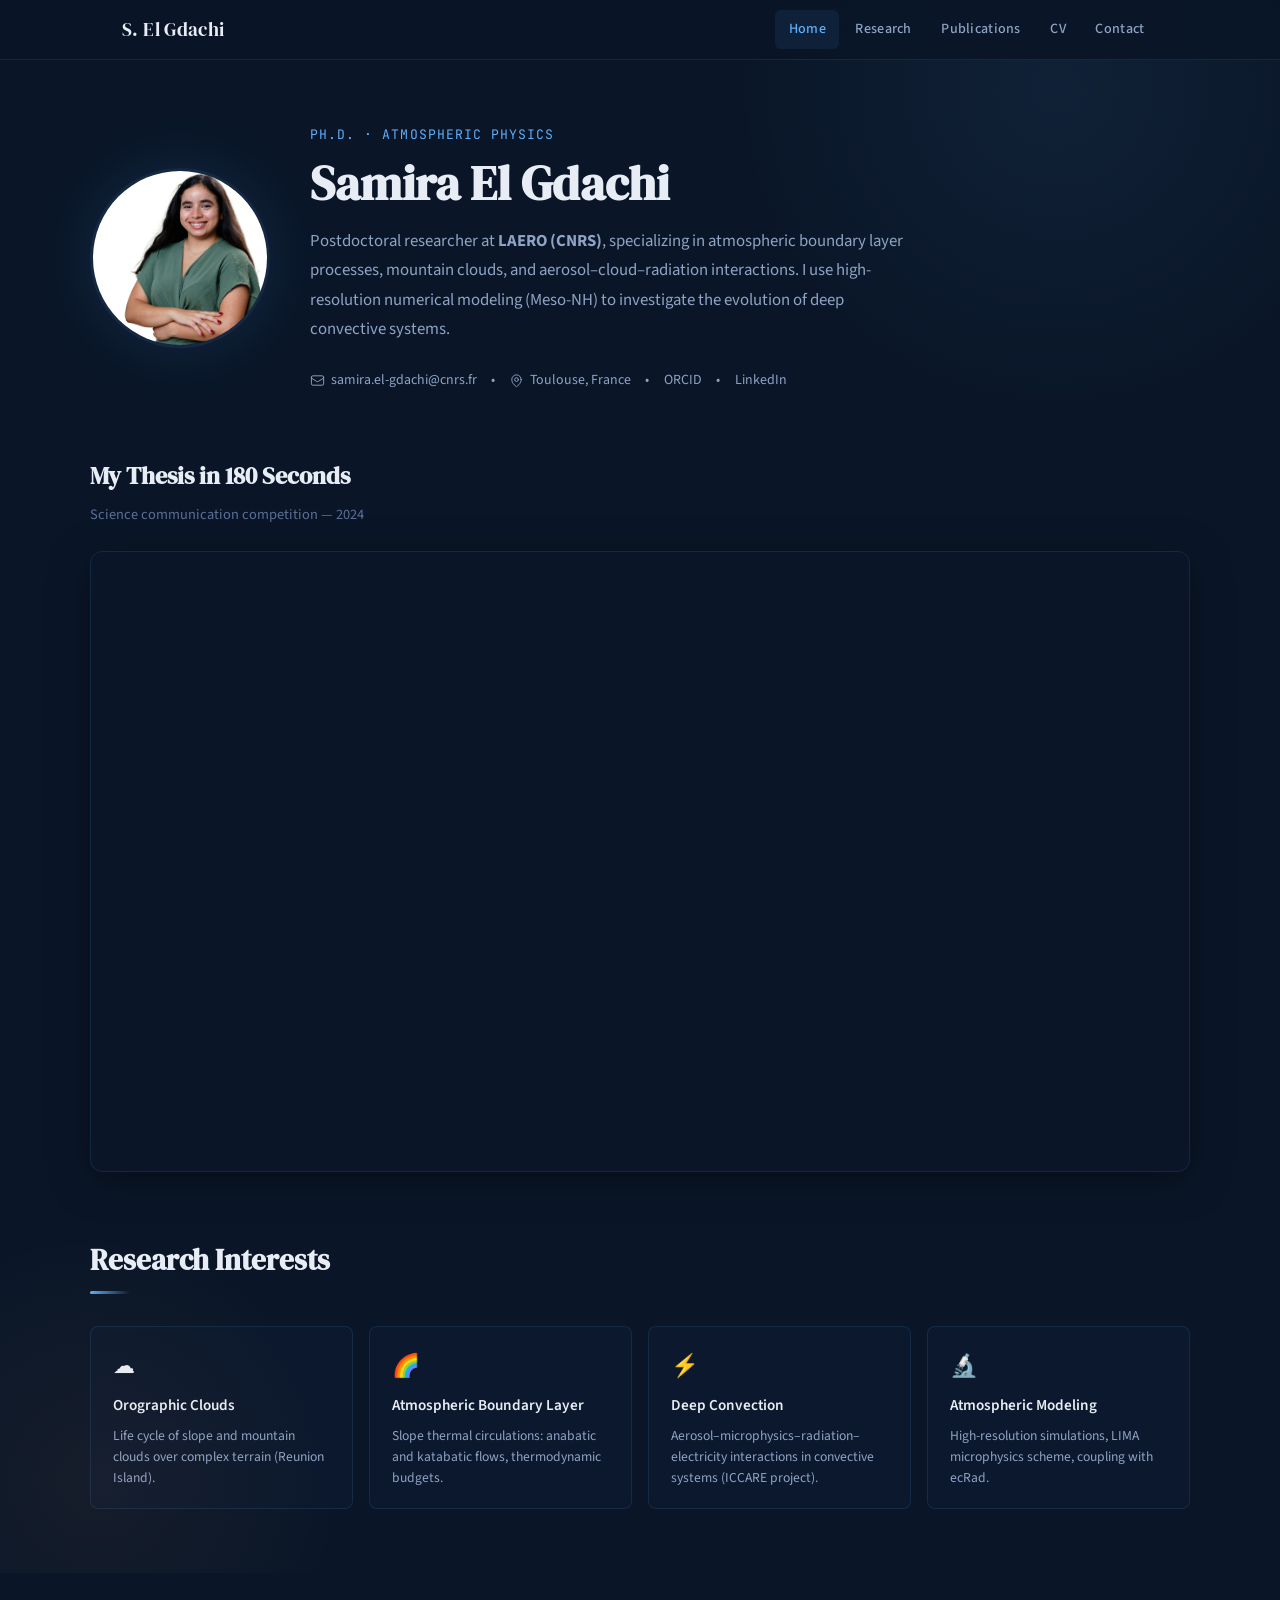
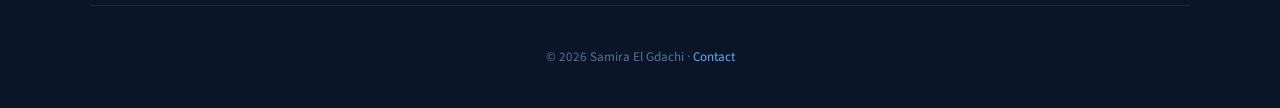
<file: index.html>
<!DOCTYPE html>
<html lang="en">
<head>
  <meta charset="utf-8">
  <meta name="viewport" content="width=device-width, initial-scale=1">
  <title>Samira El Gdachi — Atmospheric Physicist</title>
  <meta name="description" content="Samira El Gdachi — Ph.D. in Atmospheric Physics. Postdoctoral researcher at LAERO (CNRS), specializing in boundary layer processes, mountain clouds, and aerosol–cloud–radiation interactions.">
  <meta name="author" content="Samira El Gdachi">
  <meta property="og:title" content="Samira El Gdachi — Atmospheric Physicist">
  <meta property="og:type" content="website">
  <meta property="og:url" content="https://samiraelgdachti-git.github.io">
  <meta property="og:image" content="https://samiraelgdachti-git.github.io/icon.png">
  <meta name="theme-color" content="#0a1628">
  <link rel="icon" href="favicon.ico" sizes="any">
  <link rel="icon" href="icon.svg" type="image/svg+xml">
  <link rel="apple-touch-icon" sizes="180x180" href="icon.png">
  <link rel="manifest" href="site.webmanifest">
  <link rel="stylesheet" href="style.css">
  <style>
    .hero-section {
      min-height: calc(100vh - var(--nav-h));
      display: flex; align-items: center;
      position: relative; overflow: hidden;
      padding: calc(var(--nav-h) + 4rem) 2rem 4rem;
    }
    .hero-section::before {
      content:''; position:absolute; top:-15%; right:-8%;
      width:650px; height:650px;
      background:radial-gradient(circle,rgba(94,173,247,0.07) 0%,transparent 70%);
      border-radius:50%; pointer-events:none;
    }
    .hero-section::after {
      content:''; position:absolute; bottom:-10%; left:-12%;
      width:500px; height:500px;
      background:radial-gradient(circle,rgba(247,163,94,0.05) 0%,transparent 70%);
      border-radius:50%; pointer-events:none;
    }
    .hero-inner { max-width:var(--max-w); margin:0 auto; width:100%; position:relative; }
    .hero-grid {
      display:grid; grid-template-columns:180px 1fr;
      gap:2.5rem; align-items:center; margin-bottom:4rem;
    }
    .hero-avatar {
      width:180px; height:180px; border-radius:50%; object-fit:cover;
      border:3px solid var(--border); box-shadow:0 0 60px rgba(94,173,247,0.12);
    }
    .hero-label {
      font-family:var(--font-mono); font-size:0.82rem; color:var(--accent);
      letter-spacing:0.08em; text-transform:uppercase; margin-bottom:0.6rem;
    }
    .hero-name {
      font-family:var(--font-display); font-size:clamp(2rem,5vw,3rem);
      line-height:1.15; margin-bottom:1rem;
    }
    .hero-summary {
      font-size:1.05rem; color:var(--text-secondary);
      max-width:600px; line-height:1.75; margin-bottom:1.5rem;
    }
    .hero-meta { display:flex; flex-wrap:wrap; gap:0.9rem; align-items:center; }
    .hero-meta a,.hero-meta span { font-size:0.87rem; color:var(--text-secondary); display:flex; align-items:center; gap:0.35rem; }
    .hero-meta a:hover { color:var(--accent); }
    .hero-meta svg { width:15px; height:15px; flex-shrink:0; }
    .sep { color:var(--text-muted); font-size:0.55rem; }
    .video-section { margin-bottom:4rem; }
    .video-section h2 { font-family:var(--font-display); font-size:1.5rem; margin-bottom:0.35rem; }
    .video-section .sub { color:var(--text-muted); font-size:0.9rem; margin-bottom:1.5rem; }
    .interests-grid { display:grid; grid-template-columns:repeat(auto-fill,minmax(240px,1fr)); gap:1rem; margin-top:1.5rem; }
    .interest-card {
      padding:1.25rem 1.4rem; border:1px solid var(--border); border-radius:var(--radius-sm);
      background:rgba(15,31,56,0.35); transition:border-color 0.25s,transform 0.25s;
    }
    .interest-card:hover { border-color:var(--border-hover); transform:translateY(-2px); }
    .interest-card h3 { font-size:0.95rem; font-weight:600; margin-bottom:0.35rem; }
    .interest-card p { font-size:0.85rem; color:var(--text-secondary); line-height:1.55; }
    .interest-icon { font-size:1.4rem; margin-bottom:0.5rem; display:block; }
    @media(max-width:768px){
      .hero-section{padding:calc(var(--nav-h)+2rem) 1.25rem 3rem;min-height:auto;}
      .hero-grid{grid-template-columns:1fr;justify-items:center;text-align:center;}
      .hero-avatar{width:140px;height:140px;}
      .hero-meta{justify-content:center;}
    }
  </style>
</head>
<body>

<nav class="site-nav">
  <div class="nav-inner">
    <a class="nav-logo" href="index.html">S. El Gdachi</a>
    <button class="hamburger" onclick="document.querySelector('.nav-links').classList.toggle('open')" aria-label="Menu">
      <svg width="22" height="22" fill="none" stroke="currentColor" stroke-width="2"><path d="M3 6h16M3 11h16M3 16h16"/></svg>
    </button>
    <div class="nav-links">
      <a href="index.html" class="active">Home</a>
      <a href="research.html">Research</a>
      <a href="publications.html">Publications</a>
      <a href="cv.html">CV</a>
      <a href="contact.html">Contact</a>
    </div>
  </div>
</nav>

<header class="hero-section">
  <div class="hero-inner">

    <div class="hero-grid fade-in">
      <img class="hero-avatar" src="icon.png" alt="Samira El Gdachi" width="180" height="180">
      <div>
        <div class="hero-label">Ph.D. &middot; Atmospheric Physics</div>
        <h1 class="hero-name">Samira El Gdachi</h1>
        <p class="hero-summary">Postdoctoral researcher at <strong>LAERO (CNRS)</strong>, specializing in atmospheric boundary layer processes, mountain clouds, and aerosol–cloud–radiation interactions. I use high-resolution numerical modeling (Meso-NH) to investigate the evolution of deep convective systems.</p>
        <div class="hero-meta">
          <a href="mailto:samira.el-gdachi@cnrs.fr">
            <svg xmlns="http://www.w3.org/2000/svg" fill="none" viewBox="0 0 24 24" stroke-width="1.5" stroke="currentColor"><path stroke-linecap="round" stroke-linejoin="round" d="M21.75 6.75v10.5a2.25 2.25 0 0 1-2.25 2.25h-15a2.25 2.25 0 0 1-2.25-2.25V6.75m19.5 0A2.25 2.25 0 0 0 19.5 4.5h-15a2.25 2.25 0 0 0-2.25 2.25m19.5 0v.243a2.25 2.25 0 0 1-1.07 1.916l-7.5 4.615a2.25 2.25 0 0 1-2.36 0L3.32 8.91a2.25 2.25 0 0 1-1.07-1.916V6.75"/></svg>
            samira.el-gdachi@cnrs.fr
          </a>
          <span class="sep">&bull;</span>
          <span>
            <svg xmlns="http://www.w3.org/2000/svg" fill="none" viewBox="0 0 24 24" stroke-width="1.5" stroke="currentColor"><path stroke-linecap="round" stroke-linejoin="round" d="M15 10.5a3 3 0 1 1-6 0 3 3 0 0 1 6 0Z"/><path stroke-linecap="round" stroke-linejoin="round" d="M19.5 10.5c0 7.142-7.5 11.25-7.5 11.25S4.5 17.642 4.5 10.5a7.5 7.5 0 1 1 15 0Z"/></svg>
            Toulouse, France
          </span>
          <span class="sep">&bull;</span>
          <a href="https://orcid.org/0009-0000-4081-2271" target="_blank" rel="noopener">ORCID</a>
          <span class="sep">&bull;</span>
          <a href="https://www.linkedin.com/in/samira-el-gdachi" target="_blank" rel="noopener">LinkedIn</a>
        </div>
      </div>
    </div>

    <div class="video-section fade-in">
      <h2>My Thesis in 180 Seconds</h2>
      <p class="sub">Science communication competition — 2024</p>
      <div class="video-wrapper">
        <iframe src="https://www.youtube.com/embed/uszlqa5Jbrc"
                title="My Thesis in 180 Seconds — Samira El Gdachi"
                allow="accelerometer; autoplay; clipboard-write; encrypted-media; gyroscope; picture-in-picture"
                allowfullscreen loading="lazy"></iframe>
      </div>
    </div>

    <div class="fade-in">
      <h2 class="section-title">Research Interests</h2>
      <hr class="section-divider">
      <div class="interests-grid">
        <div class="interest-card">
          <span class="interest-icon">&#9729;</span>
          <h3>Orographic Clouds</h3>
          <p>Life cycle of slope and mountain clouds over complex terrain (Reunion Island).</p>
        </div>
        <div class="interest-card">
          <span class="interest-icon">&#127752;</span>
          <h3>Atmospheric Boundary Layer</h3>
          <p>Slope thermal circulations: anabatic and katabatic flows, thermodynamic budgets.</p>
        </div>
        <div class="interest-card">
          <span class="interest-icon">&#9889;</span>
          <h3>Deep Convection</h3>
          <p>Aerosol–microphysics–radiation–electricity interactions in convective systems (ICCARE project).</p>
        </div>
        <div class="interest-card">
          <span class="interest-icon">&#128300;</span>
          <h3>Atmospheric Modeling</h3>
          <p>High-resolution simulations, LIMA microphysics scheme, coupling with ecRad.</p>
        </div>
      </div>
    </div>

  </div>
</header>

<footer class="site-footer">
  <p>&copy; 2026 Samira El Gdachi &middot; <a href="contact.html">Contact</a></p>
</footer>

<script>
const obs = new IntersectionObserver(es => es.forEach(e => { if(e.isIntersecting) e.target.classList.add('visible'); }), {threshold:0.08});
document.querySelectorAll('.fade-in').forEach(el => obs.observe(el));
</script>
</body>
</html>
</file>
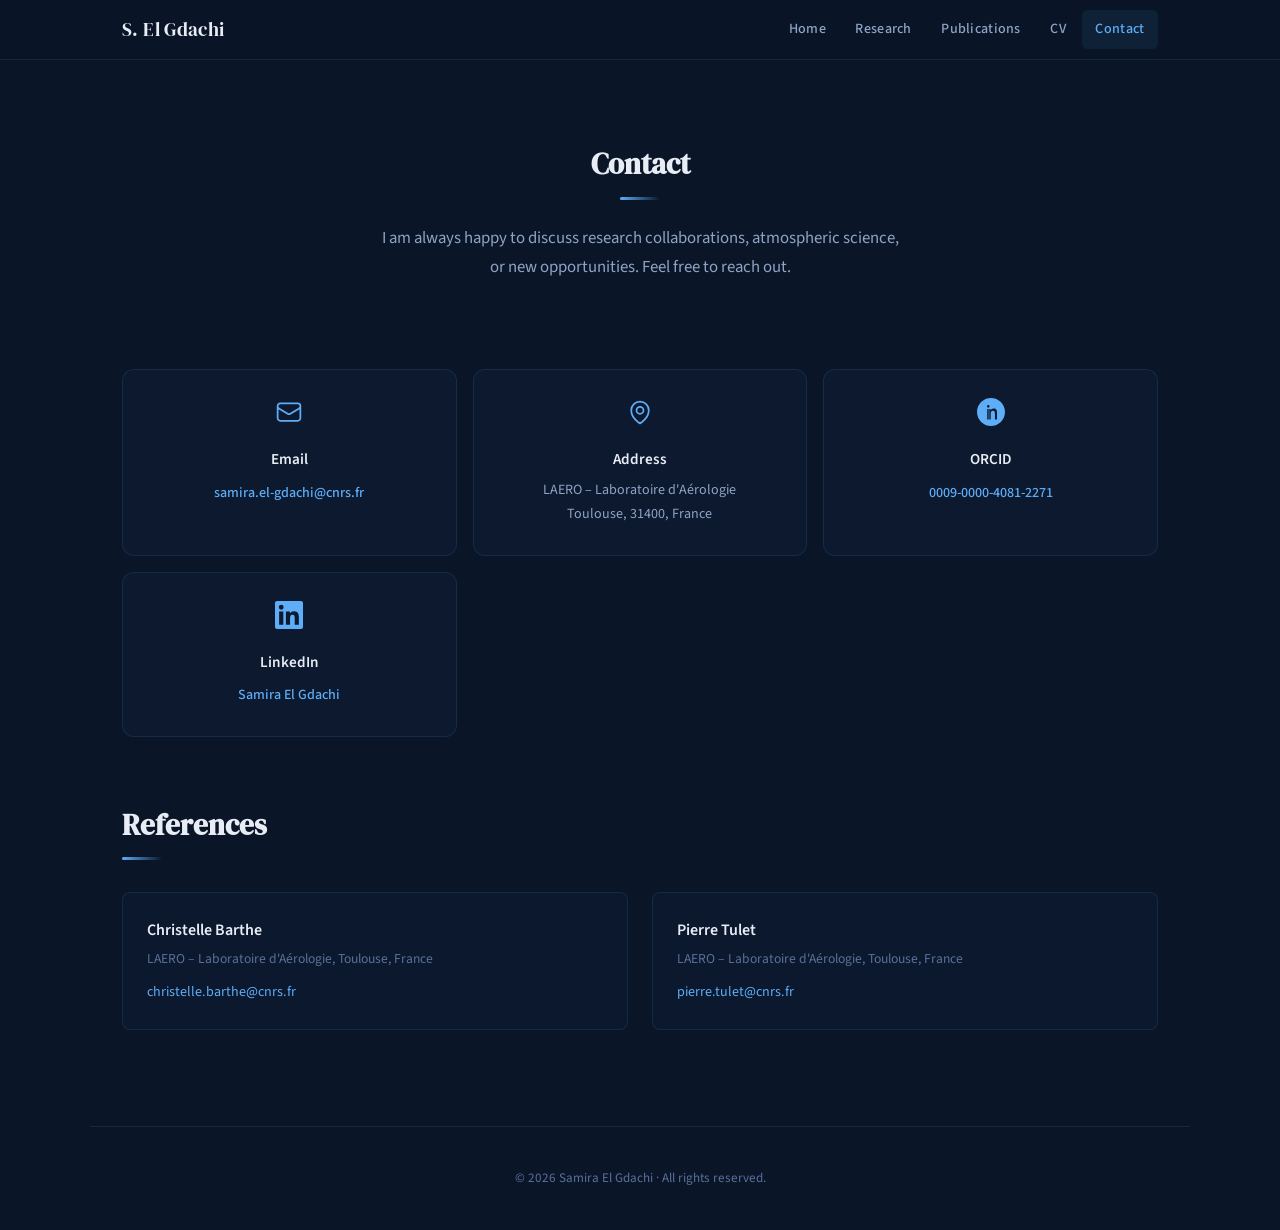
<file: contact.html>
<!DOCTYPE html>
<html lang="en">
<head>
  <meta charset="utf-8">
  <meta name="viewport" content="width=device-width, initial-scale=1">
  <title>Contact — Samira El Gdachi</title>
  <meta name="description" content="Contact Samira El Gdachi — Postdoctoral researcher at LAERO (CNRS), Toulouse.">
  <meta name="theme-color" content="#0a1628">
  <link rel="icon" href="favicon.ico" sizes="any">
  <link rel="stylesheet" href="style.css">
  <style>
    .contact-hero{text-align:center;padding:2rem 0 3rem;}
    .contact-hero p{color:var(--text-secondary);max-width:520px;margin:0 auto 2.5rem;font-size:1.05rem;line-height:1.7;}
    .contact-cards{display:grid;grid-template-columns:repeat(auto-fill,minmax(260px,1fr));gap:1rem;margin-bottom:4rem;}
    .contact-card{padding:1.75rem 1.5rem;border:1px solid var(--border);border-radius:var(--radius);background:rgba(15,31,56,0.4);text-align:center;transition:border-color 0.25s,transform 0.25s;}
    .contact-card:hover{border-color:var(--border-hover);transform:translateY(-2px);}
    .contact-card svg{width:28px;height:28px;color:var(--accent);margin-bottom:0.75rem;}
    .contact-card h3{font-size:0.95rem;font-weight:600;margin-bottom:0.35rem;}
    .contact-card p{font-size:0.88rem;color:var(--text-secondary);}
    .contact-card a{font-size:0.88rem;font-weight:500;}
    .ref-grid{display:grid;grid-template-columns:1fr 1fr;gap:1.5rem;}
    .ref-card{padding:1.5rem;border:1px solid var(--border);border-radius:var(--radius-sm);background:rgba(15,31,56,0.35);}
    .ref-card h3{font-size:1rem;font-weight:600;margin-bottom:0.2rem;}
    .ref-card .ref-role{font-size:0.85rem;color:var(--text-muted);margin-bottom:0.5rem;}
    .ref-card a{font-size:0.88rem;}
    @media(max-width:768px){.ref-grid{grid-template-columns:1fr;}}
  </style>
</head>
<body>

<nav class="site-nav">
  <div class="nav-inner">
    <a class="nav-logo" href="index.html">S. El Gdachi</a>
    <button class="hamburger" onclick="document.querySelector('.nav-links').classList.toggle('open')" aria-label="Menu">
      <svg width="22" height="22" fill="none" stroke="currentColor" stroke-width="2"><path d="M3 6h16M3 11h16M3 16h16"/></svg>
    </button>
    <div class="nav-links">
      <a href="index.html">Home</a>
      <a href="research.html">Research</a>
      <a href="publications.html">Publications</a>
      <a href="cv.html">CV</a>
      <a href="contact.html" class="active">Contact</a>
    </div>
  </div>
</nav>

<div class="page">

  <section class="fade-in contact-hero">
    <h2 class="section-title" style="text-align:center;">Contact</h2>
    <hr class="section-divider" style="margin:0.5rem auto 1.5rem;">
    <p>I am always happy to discuss research collaborations, atmospheric science, or new opportunities. Feel free to reach out.</p>
  </section>

  <div class="contact-cards fade-in">
    <div class="contact-card">
      <svg xmlns="http://www.w3.org/2000/svg" fill="none" viewBox="0 0 24 24" stroke-width="1.5" stroke="currentColor"><path stroke-linecap="round" stroke-linejoin="round" d="M21.75 6.75v10.5a2.25 2.25 0 0 1-2.25 2.25h-15a2.25 2.25 0 0 1-2.25-2.25V6.75m19.5 0A2.25 2.25 0 0 0 19.5 4.5h-15a2.25 2.25 0 0 0-2.25 2.25m19.5 0v.243a2.25 2.25 0 0 1-1.07 1.916l-7.5 4.615a2.25 2.25 0 0 1-2.36 0L3.32 8.91a2.25 2.25 0 0 1-1.07-1.916V6.75"/></svg>
      <h3>Email</h3>
      <a href="mailto:samira.el-gdachi@cnrs.fr">samira.el-gdachi@cnrs.fr</a>
    </div>
    <div class="contact-card">
      <svg xmlns="http://www.w3.org/2000/svg" fill="none" viewBox="0 0 24 24" stroke-width="1.5" stroke="currentColor"><path stroke-linecap="round" stroke-linejoin="round" d="M15 10.5a3 3 0 1 1-6 0 3 3 0 0 1 6 0Z"/><path stroke-linecap="round" stroke-linejoin="round" d="M19.5 10.5c0 7.142-7.5 11.25-7.5 11.25S4.5 17.642 4.5 10.5a7.5 7.5 0 1 1 15 0Z"/></svg>
      <h3>Address</h3>
      <p>LAERO – Laboratoire d'Aérologie<br>Toulouse, 31400, France</p>
    </div>
    <div class="contact-card">
      <svg xmlns="http://www.w3.org/2000/svg" viewBox="0 0 24 24" fill="currentColor" style="width:28px;height:28px;"><path d="M12 0C5.372 0 0 5.372 0 12s5.372 12 12 12 12-5.372 12-12S18.628 0 12 0zm-1.477 18.461H8.77V9.383h1.753v9.078zM9.646 8.25a1.08 1.08 0 1 1 0-2.16 1.08 1.08 0 0 1 0 2.16zm7.493 10.211h-1.753v-4.842c0-1.212-.019-2.773-1.69-2.773-1.69 0-1.949 1.32-1.949 2.684v4.93h-1.753V9.383h1.683v1.239h.024c.234-.443.807-1.69 2.463-1.69 2.634 0 2.975 1.734 2.975 3.99v5.539z"/></svg>
      <h3>ORCID</h3>
      <a href="https://orcid.org/0009-0000-4081-2271" target="_blank" rel="noopener">0009-0000-4081-2271</a>
    </div>
    <div class="contact-card">
      <svg xmlns="http://www.w3.org/2000/svg" viewBox="0 0 24 24" fill="currentColor" style="width:28px;height:28px;"><path d="M20.447 20.452h-3.554v-5.569c0-1.328-.027-3.037-1.852-3.037-1.853 0-2.136 1.445-2.136 2.939v5.667H9.351V9h3.414v1.561h.046c.477-.9 1.637-1.85 3.37-1.85 3.601 0 4.267 2.37 4.267 5.455v6.286zM5.337 7.433a2.062 2.062 0 0 1-2.063-2.065 2.064 2.064 0 1 1 2.063 2.065zm1.782 13.019H3.555V9h3.564v11.452zM22.225 0H1.771C.792 0 0 .774 0 1.729v20.542C0 23.227.792 24 1.771 24h20.451C23.2 24 24 23.227 24 22.271V1.729C24 .774 23.2 0 22.222 0h.003z"/></svg>
      <h3>LinkedIn</h3>
      <a href="https://www.linkedin.com/in/samira-el-gdachi" target="_blank" rel="noopener">Samira El Gdachi</a>
    </div>
  </div>

  <section class="fade-in">
    <h2 class="section-title">References</h2>
    <hr class="section-divider">
    <div class="ref-grid">
      <div class="ref-card">
        <h3>Christelle Barthe</h3>
        <div class="ref-role">LAERO – Laboratoire d'Aérologie, Toulouse, France</div>
        <a href="mailto:christelle.barthe@cnrs.fr">christelle.barthe@cnrs.fr</a>
      </div>
      <div class="ref-card">
        <h3>Pierre Tulet</h3>
        <div class="ref-role">LAERO – Laboratoire d'Aérologie, Toulouse, France</div>
        <a href="mailto:pierre.tulet@cnrs.fr">pierre.tulet@cnrs.fr</a>
      </div>
    </div>
  </section>

</div>

<footer class="site-footer">
  <p>&copy; 2026 Samira El Gdachi &middot; All rights reserved.</p>
</footer>

<script>
const obs=new IntersectionObserver(es=>es.forEach(e=>{if(e.isIntersecting)e.target.classList.add('visible');}),{threshold:0.08});
document.querySelectorAll('.fade-in').forEach(el=>obs.observe(el));
</script>
</body>
</html>
</file>
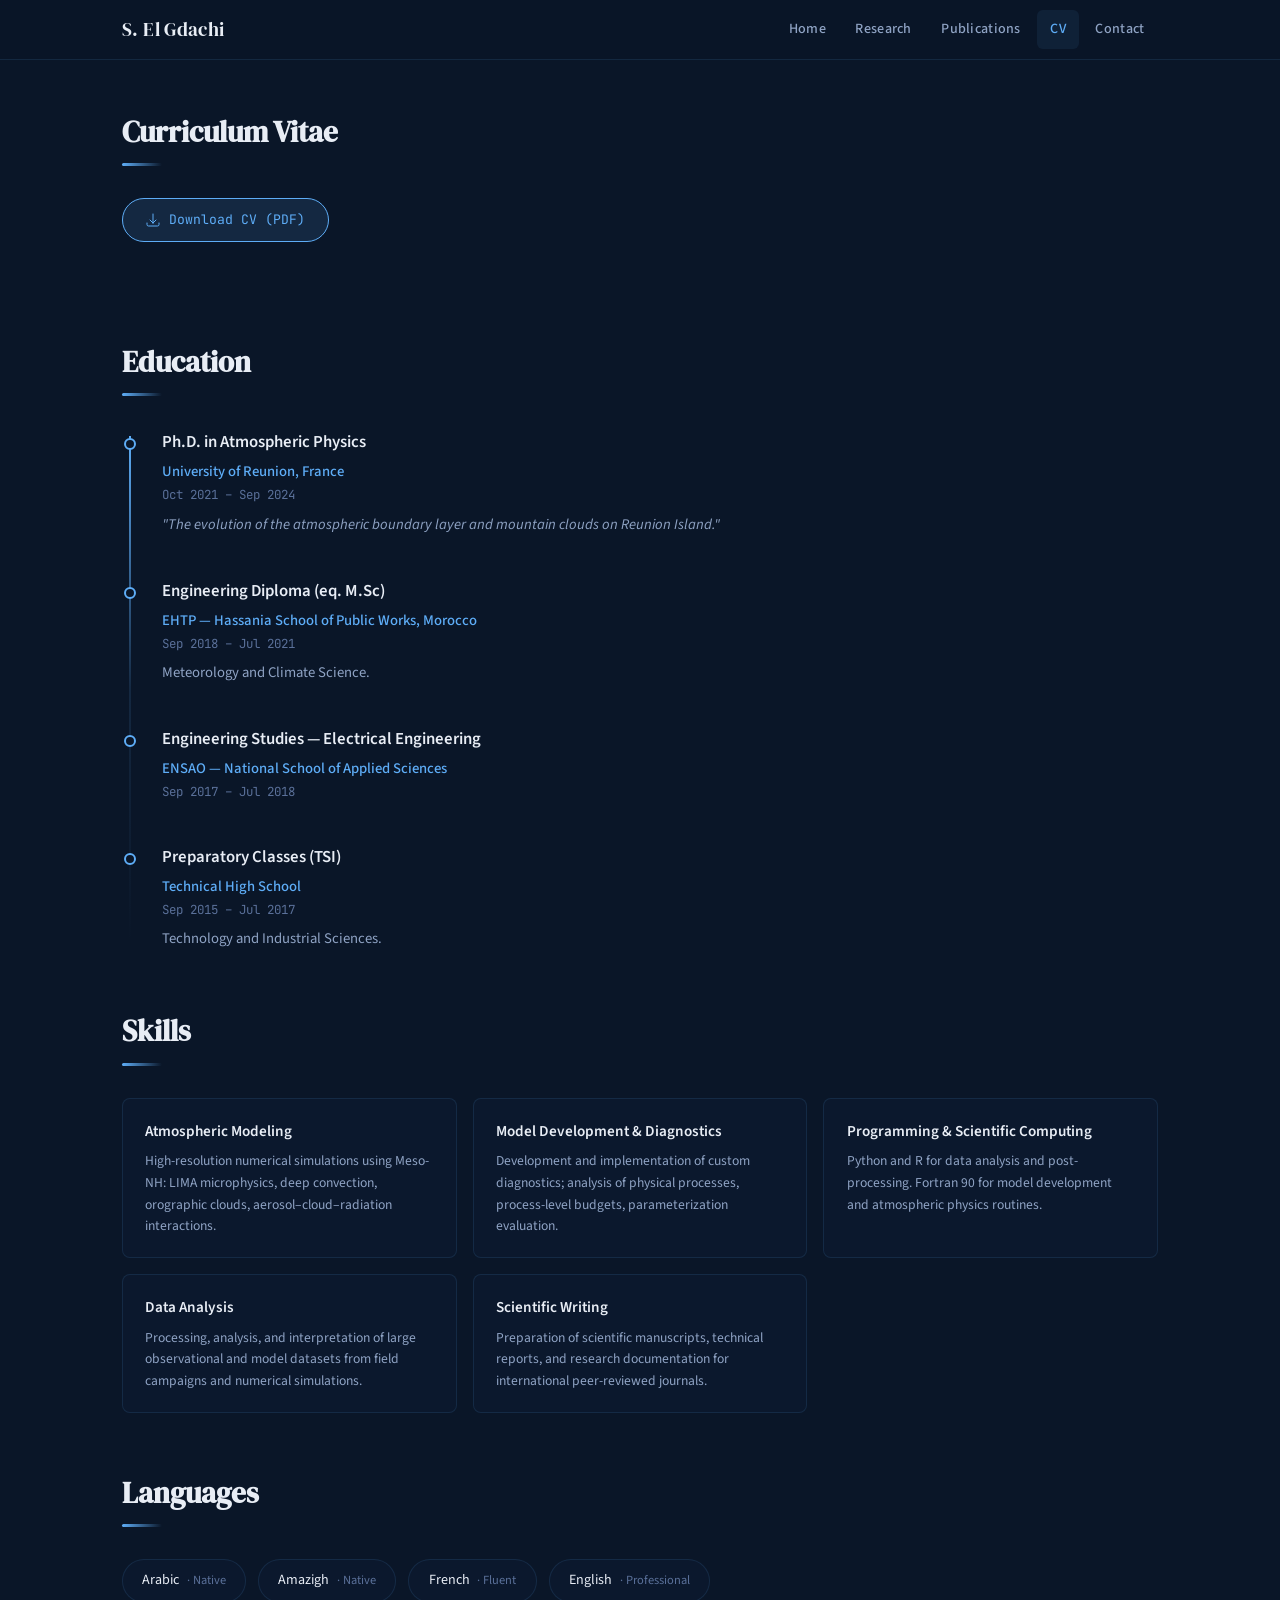
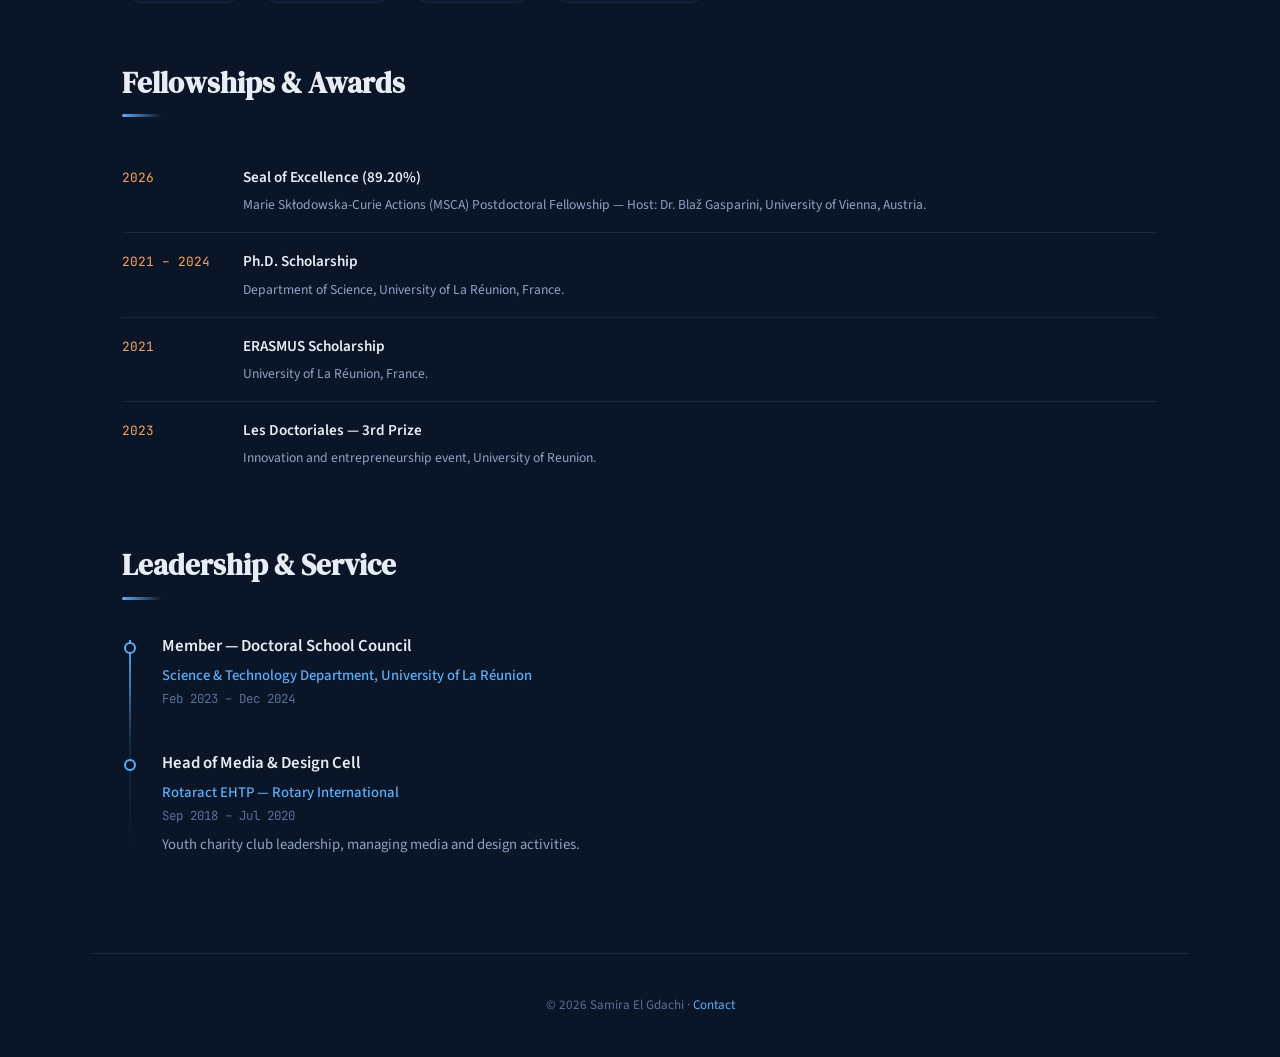
<file: cv.html>
<!DOCTYPE html>
<html lang="en">
<head>
  <meta charset="utf-8">
  <meta name="viewport" content="width=device-width, initial-scale=1">
  <title>CV — Samira El Gdachi</title>
  <meta name="description" content="CV of Samira El Gdachi: education, skills, awards, leadership.">
  <meta name="theme-color" content="#0a1628">
  <link rel="icon" href="favicon.ico" sizes="any">
  <link rel="stylesheet" href="style.css">
  <style>
    .dl-btn{display:inline-flex;align-items:center;gap:0.5rem;background:rgba(94,173,247,0.12);border:1px solid var(--accent);color:var(--accent);font-family:var(--font-mono);font-size:0.82rem;padding:0.6rem 1.4rem;border-radius:50px;text-decoration:none;transition:background 0.2s,transform 0.2s;margin-bottom:2.5rem;}
    .dl-btn:hover{background:rgba(94,173,247,0.2);transform:translateY(-1px);color:var(--accent)!important;}
    .dl-btn svg{width:16px;height:16px;}
    .skills-grid{display:grid;grid-template-columns:repeat(auto-fill,minmax(300px,1fr));gap:1rem;}
    .skill-card{padding:1.25rem 1.4rem;border:1px solid var(--border);border-radius:var(--radius-sm);background:rgba(15,31,56,0.35);transition:border-color 0.25s,transform 0.25s;}
    .skill-card:hover{border-color:var(--border-hover);transform:translateY(-2px);}
    .skill-card h3{font-size:0.95rem;font-weight:600;margin-bottom:0.35rem;}
    .skill-card p{font-size:0.85rem;color:var(--text-secondary);line-height:1.6;}
    .lang-grid{display:flex;flex-wrap:wrap;gap:0.75rem;margin-top:0.5rem;}
    .lang-chip{padding:0.55rem 1.2rem;border:1px solid var(--border);border-radius:50px;font-size:0.88rem;color:var(--text-primary);background:rgba(15,31,56,0.35);}
    .lang-chip span{color:var(--text-muted);font-size:0.78rem;margin-left:0.3rem;}
  </style>
</head>
<body>

<nav class="site-nav">
  <div class="nav-inner">
    <a class="nav-logo" href="index.html">S. El Gdachi</a>
    <button class="hamburger" onclick="document.querySelector('.nav-links').classList.toggle('open')" aria-label="Menu">
      <svg width="22" height="22" fill="none" stroke="currentColor" stroke-width="2"><path d="M3 6h16M3 11h16M3 16h16"/></svg>
    </button>
    <div class="nav-links">
      <a href="index.html">Home</a>
      <a href="research.html">Research</a>
      <a href="publications.html">Publications</a>
      <a href="cv.html" class="active">CV</a>
      <a href="contact.html">Contact</a>
    </div>
  </div>
</nav>

<div class="page">

  <section class="fade-in" style="margin-bottom:3.5rem;">
    <h2 class="section-title">Curriculum Vitae</h2>
    <hr class="section-divider">
    <a class="dl-btn" href="CV_EL_GDACHI_SAMIRA_ESTEEM.pdf" download>
      <svg xmlns="http://www.w3.org/2000/svg" fill="none" viewBox="0 0 24 24" stroke-width="1.5" stroke="currentColor"><path stroke-linecap="round" stroke-linejoin="round" d="M3 16.5v2.25A2.25 2.25 0 0 0 5.25 21h13.5A2.25 2.25 0 0 0 21 18.75V16.5M16.5 12 12 16.5m0 0L7.5 12m4.5 4.5V3"/></svg>
      Download CV (PDF)
    </a>
  </section>

  <section class="fade-in" style="margin-bottom:3.5rem;">
    <h2 class="section-title">Education</h2>
    <hr class="section-divider">
    <div class="timeline">
      <div class="timeline-item">
        <h3>Ph.D. in Atmospheric Physics</h3>
        <div class="org">University of Reunion, France</div>
        <div class="dates">Oct 2021 – Sep 2024</div>
        <p><em>"The evolution of the atmospheric boundary layer and mountain clouds on Reunion Island."</em></p>
      </div>
      <div class="timeline-item">
        <h3>Engineering Diploma (eq. M.Sc)</h3>
        <div class="org">EHTP — Hassania School of Public Works, Morocco</div>
        <div class="dates">Sep 2018 – Jul 2021</div>
        <p>Meteorology and Climate Science.</p>
      </div>
      <div class="timeline-item">
        <h3>Engineering Studies — Electrical Engineering</h3>
        <div class="org">ENSAO — National School of Applied Sciences</div>
        <div class="dates">Sep 2017 – Jul 2018</div>
      </div>
      <div class="timeline-item">
        <h3>Preparatory Classes (TSI)</h3>
        <div class="org">Technical High School</div>
        <div class="dates">Sep 2015 – Jul 2017</div>
        <p>Technology and Industrial Sciences.</p>
      </div>
    </div>
  </section>

  <section class="fade-in" style="margin-bottom:3.5rem;">
    <h2 class="section-title">Skills</h2>
    <hr class="section-divider">
    <div class="skills-grid">
      <div class="skill-card">
        <h3>Atmospheric Modeling</h3>
        <p>High-resolution numerical simulations using Meso-NH: LIMA microphysics, deep convection, orographic clouds, aerosol–cloud–radiation interactions.</p>
      </div>
      <div class="skill-card">
        <h3>Model Development &amp; Diagnostics</h3>
        <p>Development and implementation of custom diagnostics; analysis of physical processes, process-level budgets, parameterization evaluation.</p>
      </div>
      <div class="skill-card">
        <h3>Programming &amp; Scientific Computing</h3>
        <p>Python and R for data analysis and post-processing. Fortran 90 for model development and atmospheric physics routines.</p>
      </div>
      <div class="skill-card">
        <h3>Data Analysis</h3>
        <p>Processing, analysis, and interpretation of large observational and model datasets from field campaigns and numerical simulations.</p>
      </div>
      <div class="skill-card">
        <h3>Scientific Writing</h3>
        <p>Preparation of scientific manuscripts, technical reports, and research documentation for international peer-reviewed journals.</p>
      </div>
    </div>
  </section>

  <section class="fade-in" style="margin-bottom:3.5rem;">
    <h2 class="section-title">Languages</h2>
    <hr class="section-divider">
    <div class="lang-grid">
      <div class="lang-chip">Arabic <span>· Native</span></div>
      <div class="lang-chip">Amazigh <span>· Native</span></div>
      <div class="lang-chip">French <span>· Fluent</span></div>
      <div class="lang-chip">English <span>· Professional</span></div>
    </div>
  </section>

  <section class="fade-in" style="margin-bottom:3.5rem;">
    <h2 class="section-title">Fellowships &amp; Awards</h2>
    <hr class="section-divider">
    <div class="award-row">
      <div class="award-year">2026</div>
      <div class="award-body">
        <h3>Seal of Excellence (89.20%)</h3>
        <p>Marie Skłodowska-Curie Actions (MSCA) Postdoctoral Fellowship — Host: Dr. Blaž Gasparini, University of Vienna, Austria.</p>
      </div>
    </div>
    <div class="award-row">
      <div class="award-year">2021 – 2024</div>
      <div class="award-body">
        <h3>Ph.D. Scholarship</h3>
        <p>Department of Science, University of La Réunion, France.</p>
      </div>
    </div>
    <div class="award-row">
      <div class="award-year">2021</div>
      <div class="award-body">
        <h3>ERASMUS Scholarship</h3>
        <p>University of La Réunion, France.</p>
      </div>
    </div>
    <div class="award-row">
      <div class="award-year">2023</div>
      <div class="award-body">
        <h3>Les Doctoriales — 3rd Prize</h3>
        <p>Innovation and entrepreneurship event, University of Reunion.</p>
      </div>
    </div>
  </section>

  <section class="fade-in">
    <h2 class="section-title">Leadership &amp; Service</h2>
    <hr class="section-divider">
    <div class="timeline">
      <div class="timeline-item">
        <h3>Member — Doctoral School Council</h3>
        <div class="org">Science &amp; Technology Department, University of La Réunion</div>
        <div class="dates">Feb 2023 – Dec 2024</div>
      </div>
      <div class="timeline-item">
        <h3>Head of Media &amp; Design Cell</h3>
        <div class="org">Rotaract EHTP — Rotary International</div>
        <div class="dates">Sep 2018 – Jul 2020</div>
        <p>Youth charity club leadership, managing media and design activities.</p>
      </div>
    </div>
  </section>

</div>

<footer class="site-footer">
  <p>&copy; 2026 Samira El Gdachi &middot; <a href="contact.html">Contact</a></p>
</footer>

<script>
const obs=new IntersectionObserver(es=>es.forEach(e=>{if(e.isIntersecting)e.target.classList.add('visible');}),{threshold:0.08});
document.querySelectorAll('.fade-in').forEach(el=>obs.observe(el));
</script>
</body>
</html>
</file>
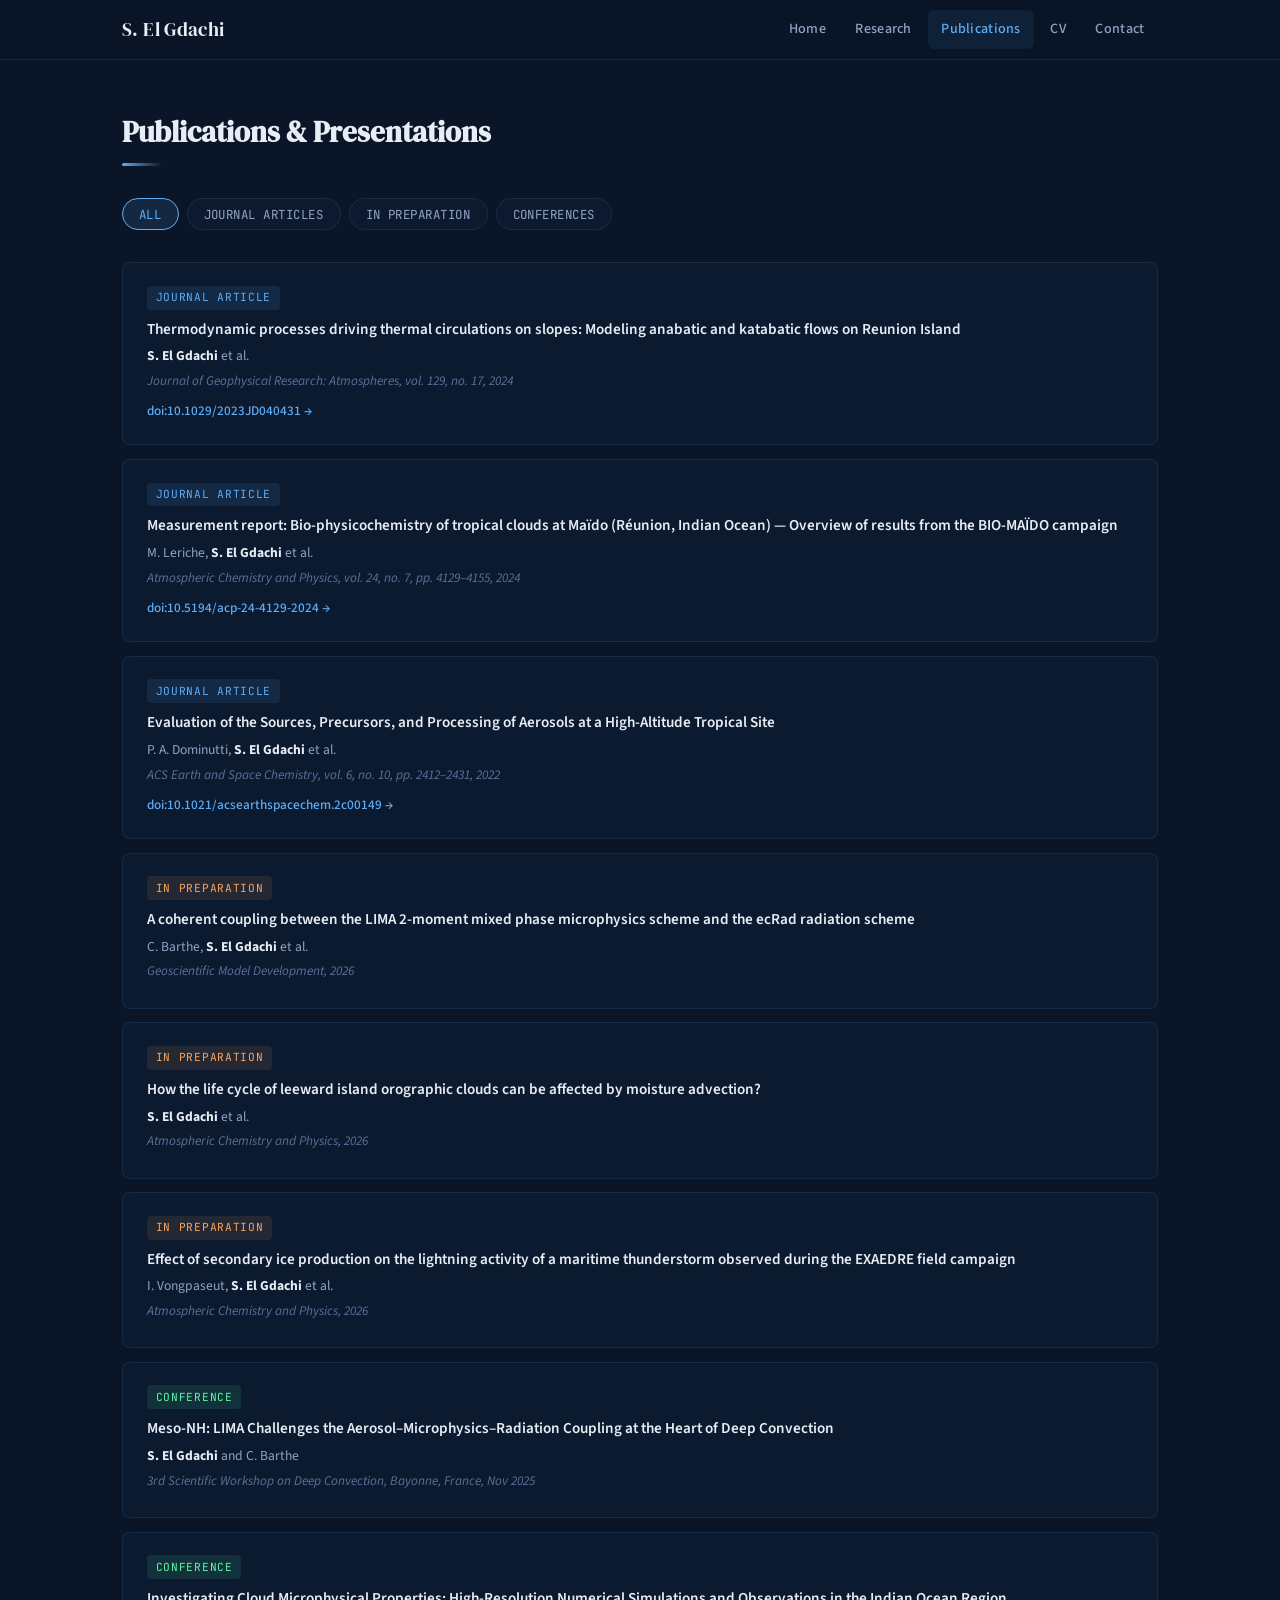
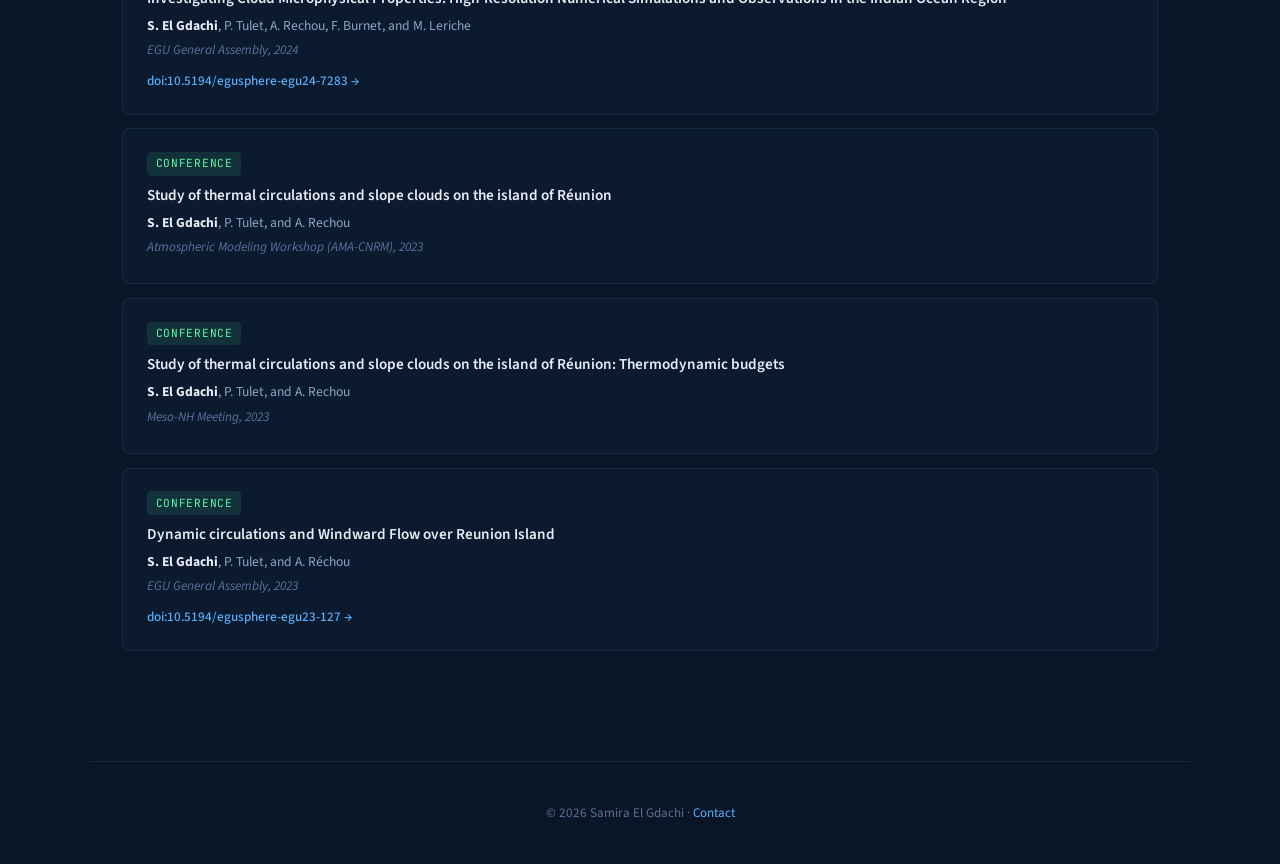
<file: publications.html>
<!DOCTYPE html>
<html lang="en">
<head>
  <meta charset="utf-8">
  <meta name="viewport" content="width=device-width, initial-scale=1">
  <title>Publications — Samira El Gdachi</title>
  <meta name="description" content="Publications and presentations by Samira El Gdachi: journal articles, articles in preparation, international conferences.">
  <meta name="theme-color" content="#0a1628">
  <link rel="icon" href="favicon.ico" sizes="any">
  <link rel="stylesheet" href="style.css">
  <style>
    .pub-list{list-style:none;}
    .pub-item{padding:1.25rem 1.5rem;border:1px solid var(--border);border-radius:var(--radius-sm);margin-bottom:0.85rem;transition:border-color 0.2s,background 0.2s;background:rgba(15,31,56,0.45);}
    .pub-item:hover{border-color:var(--border-hover);background:var(--bg-card);}
    .pub-title{font-weight:600;font-size:0.95rem;color:var(--text-primary);margin-bottom:0.25rem;line-height:1.5;}
    .pub-authors{font-size:0.85rem;color:var(--text-secondary);margin-bottom:0.15rem;}
    .pub-authors strong{color:var(--text-primary);}
    .pub-venue{font-size:0.83rem;color:var(--text-muted);font-style:italic;margin-bottom:0.3rem;}
    .pub-doi{font-size:0.83rem;font-weight:500;}
    .filter-tabs{display:flex;flex-wrap:wrap;gap:0.5rem;margin-bottom:2rem;}
    .filter-tab{background:rgba(15,31,56,0.4);border:1px solid var(--border);color:var(--text-secondary);font-family:var(--font-mono);font-size:0.78rem;padding:0.4rem 1rem;border-radius:50px;cursor:pointer;transition:all 0.2s;text-transform:uppercase;letter-spacing:0.04em;}
    .filter-tab:hover,.filter-tab.active{background:rgba(94,173,247,0.12);border-color:var(--accent);color:var(--accent);}
  </style>
</head>
<body>

<nav class="site-nav">
  <div class="nav-inner">
    <a class="nav-logo" href="index.html">S. El Gdachi</a>
    <button class="hamburger" onclick="document.querySelector('.nav-links').classList.toggle('open')" aria-label="Menu">
      <svg width="22" height="22" fill="none" stroke="currentColor" stroke-width="2"><path d="M3 6h16M3 11h16M3 16h16"/></svg>
    </button>
    <div class="nav-links">
      <a href="index.html">Home</a>
      <a href="research.html">Research</a>
      <a href="publications.html" class="active">Publications</a>
      <a href="cv.html">CV</a>
      <a href="contact.html">Contact</a>
    </div>
  </div>
</nav>

<div class="page">
  <section class="fade-in">
    <h2 class="section-title">Publications &amp; Presentations</h2>
    <hr class="section-divider">

    <div class="filter-tabs">
      <button class="filter-tab active" onclick="filterPubs('all',this)">All</button>
      <button class="filter-tab" onclick="filterPubs('article',this)">Journal Articles</button>
      <button class="filter-tab" onclick="filterPubs('prep',this)">In Preparation</button>
      <button class="filter-tab" onclick="filterPubs('conf',this)">Conferences</button>
    </div>

    <ul class="pub-list" id="pubList">

      <li class="pub-item" data-type="article">
        <span class="tag tag-article">Journal Article</span>
        <div class="pub-title">Thermodynamic processes driving thermal circulations on slopes: Modeling anabatic and katabatic flows on Reunion Island</div>
        <div class="pub-authors"><strong>S. El Gdachi</strong> et al.</div>
        <div class="pub-venue">Journal of Geophysical Research: Atmospheres, vol. 129, no. 17, 2024</div>
        <a class="pub-doi" href="https://doi.org/10.1029/2023JD040431" target="_blank" rel="noopener">doi:10.1029/2023JD040431 →</a>
      </li>

      <li class="pub-item" data-type="article">
        <span class="tag tag-article">Journal Article</span>
        <div class="pub-title">Measurement report: Bio-physicochemistry of tropical clouds at Maïdo (Réunion, Indian Ocean) — Overview of results from the BIO-MAÏDO campaign</div>
        <div class="pub-authors">M. Leriche, <strong>S. El Gdachi</strong> et al.</div>
        <div class="pub-venue">Atmospheric Chemistry and Physics, vol. 24, no. 7, pp. 4129–4155, 2024</div>
        <a class="pub-doi" href="https://doi.org/10.5194/acp-24-4129-2024" target="_blank" rel="noopener">doi:10.5194/acp-24-4129-2024 →</a>
      </li>

      <li class="pub-item" data-type="article">
        <span class="tag tag-article">Journal Article</span>
        <div class="pub-title">Evaluation of the Sources, Precursors, and Processing of Aerosols at a High-Altitude Tropical Site</div>
        <div class="pub-authors">P. A. Dominutti, <strong>S. El Gdachi</strong> et al.</div>
        <div class="pub-venue">ACS Earth and Space Chemistry, vol. 6, no. 10, pp. 2412–2431, 2022</div>
        <a class="pub-doi" href="https://doi.org/10.1021/acsearthspacechem.2c00149" target="_blank" rel="noopener">doi:10.1021/acsearthspacechem.2c00149 →</a>
      </li>

      <li class="pub-item" data-type="prep">
        <span class="tag tag-prep">In Preparation</span>
        <div class="pub-title">A coherent coupling between the LIMA 2-moment mixed phase microphysics scheme and the ecRad radiation scheme</div>
        <div class="pub-authors">C. Barthe, <strong>S. El Gdachi</strong> et al.</div>
        <div class="pub-venue">Geoscientific Model Development, 2026</div>
      </li>

      <li class="pub-item" data-type="prep">
        <span class="tag tag-prep">In Preparation</span>
        <div class="pub-title">How the life cycle of leeward island orographic clouds can be affected by moisture advection?</div>
        <div class="pub-authors"><strong>S. El Gdachi</strong> et al.</div>
        <div class="pub-venue">Atmospheric Chemistry and Physics, 2026</div>
      </li>

      <li class="pub-item" data-type="prep">
        <span class="tag tag-prep">In Preparation</span>
        <div class="pub-title">Effect of secondary ice production on the lightning activity of a maritime thunderstorm observed during the EXAEDRE field campaign</div>
        <div class="pub-authors">I. Vongpaseut, <strong>S. El Gdachi</strong> et al.</div>
        <div class="pub-venue">Atmospheric Chemistry and Physics, 2026</div>
      </li>

      <li class="pub-item" data-type="conf">
        <span class="tag tag-conf">Conference</span>
        <div class="pub-title">Meso-NH: LIMA Challenges the Aerosol–Microphysics–Radiation Coupling at the Heart of Deep Convection</div>
        <div class="pub-authors"><strong>S. El Gdachi</strong> and C. Barthe</div>
        <div class="pub-venue">3rd Scientific Workshop on Deep Convection, Bayonne, France, Nov 2025</div>
      </li>

      <li class="pub-item" data-type="conf">
        <span class="tag tag-conf">Conference</span>
        <div class="pub-title">Investigating Cloud Microphysical Properties: High-Resolution Numerical Simulations and Observations in the Indian Ocean Region</div>
        <div class="pub-authors"><strong>S. El Gdachi</strong>, P. Tulet, A. Rechou, F. Burnet, and M. Leriche</div>
        <div class="pub-venue">EGU General Assembly, 2024</div>
        <a class="pub-doi" href="https://doi.org/10.5194/egusphere-egu24-7283" target="_blank" rel="noopener">doi:10.5194/egusphere-egu24-7283 →</a>
      </li>

      <li class="pub-item" data-type="conf">
        <span class="tag tag-conf">Conference</span>
        <div class="pub-title">Study of thermal circulations and slope clouds on the island of Réunion</div>
        <div class="pub-authors"><strong>S. El Gdachi</strong>, P. Tulet, and A. Rechou</div>
        <div class="pub-venue">Atmospheric Modeling Workshop (AMA-CNRM), 2023</div>
      </li>

      <li class="pub-item" data-type="conf">
        <span class="tag tag-conf">Conference</span>
        <div class="pub-title">Study of thermal circulations and slope clouds on the island of Réunion: Thermodynamic budgets</div>
        <div class="pub-authors"><strong>S. El Gdachi</strong>, P. Tulet, and A. Rechou</div>
        <div class="pub-venue">Meso-NH Meeting, 2023</div>
      </li>

      <li class="pub-item" data-type="conf">
        <span class="tag tag-conf">Conference</span>
        <div class="pub-title">Dynamic circulations and Windward Flow over Reunion Island</div>
        <div class="pub-authors"><strong>S. El Gdachi</strong>, P. Tulet, and A. Réchou</div>
        <div class="pub-venue">EGU General Assembly, 2023</div>
        <a class="pub-doi" href="https://doi.org/10.5194/egusphere-egu23-127" target="_blank" rel="noopener">doi:10.5194/egusphere-egu23-127 →</a>
      </li>

    </ul>
  </section>
</div>

<footer class="site-footer">
  <p>&copy; 2026 Samira El Gdachi &middot; <a href="contact.html">Contact</a></p>
</footer>

<script>
function filterPubs(type,btn){
  document.querySelectorAll('.filter-tab').forEach(t=>t.classList.remove('active'));
  btn.classList.add('active');
  document.querySelectorAll('.pub-item').forEach(item=>{
    item.style.display=(type==='all'||item.dataset.type===type)?'':'none';
  });
}
const obs=new IntersectionObserver(es=>es.forEach(e=>{if(e.isIntersecting)e.target.classList.add('visible');}),{threshold:0.08});
document.querySelectorAll('.fade-in').forEach(el=>obs.observe(el));
</script>
</body>
</html>
</file>
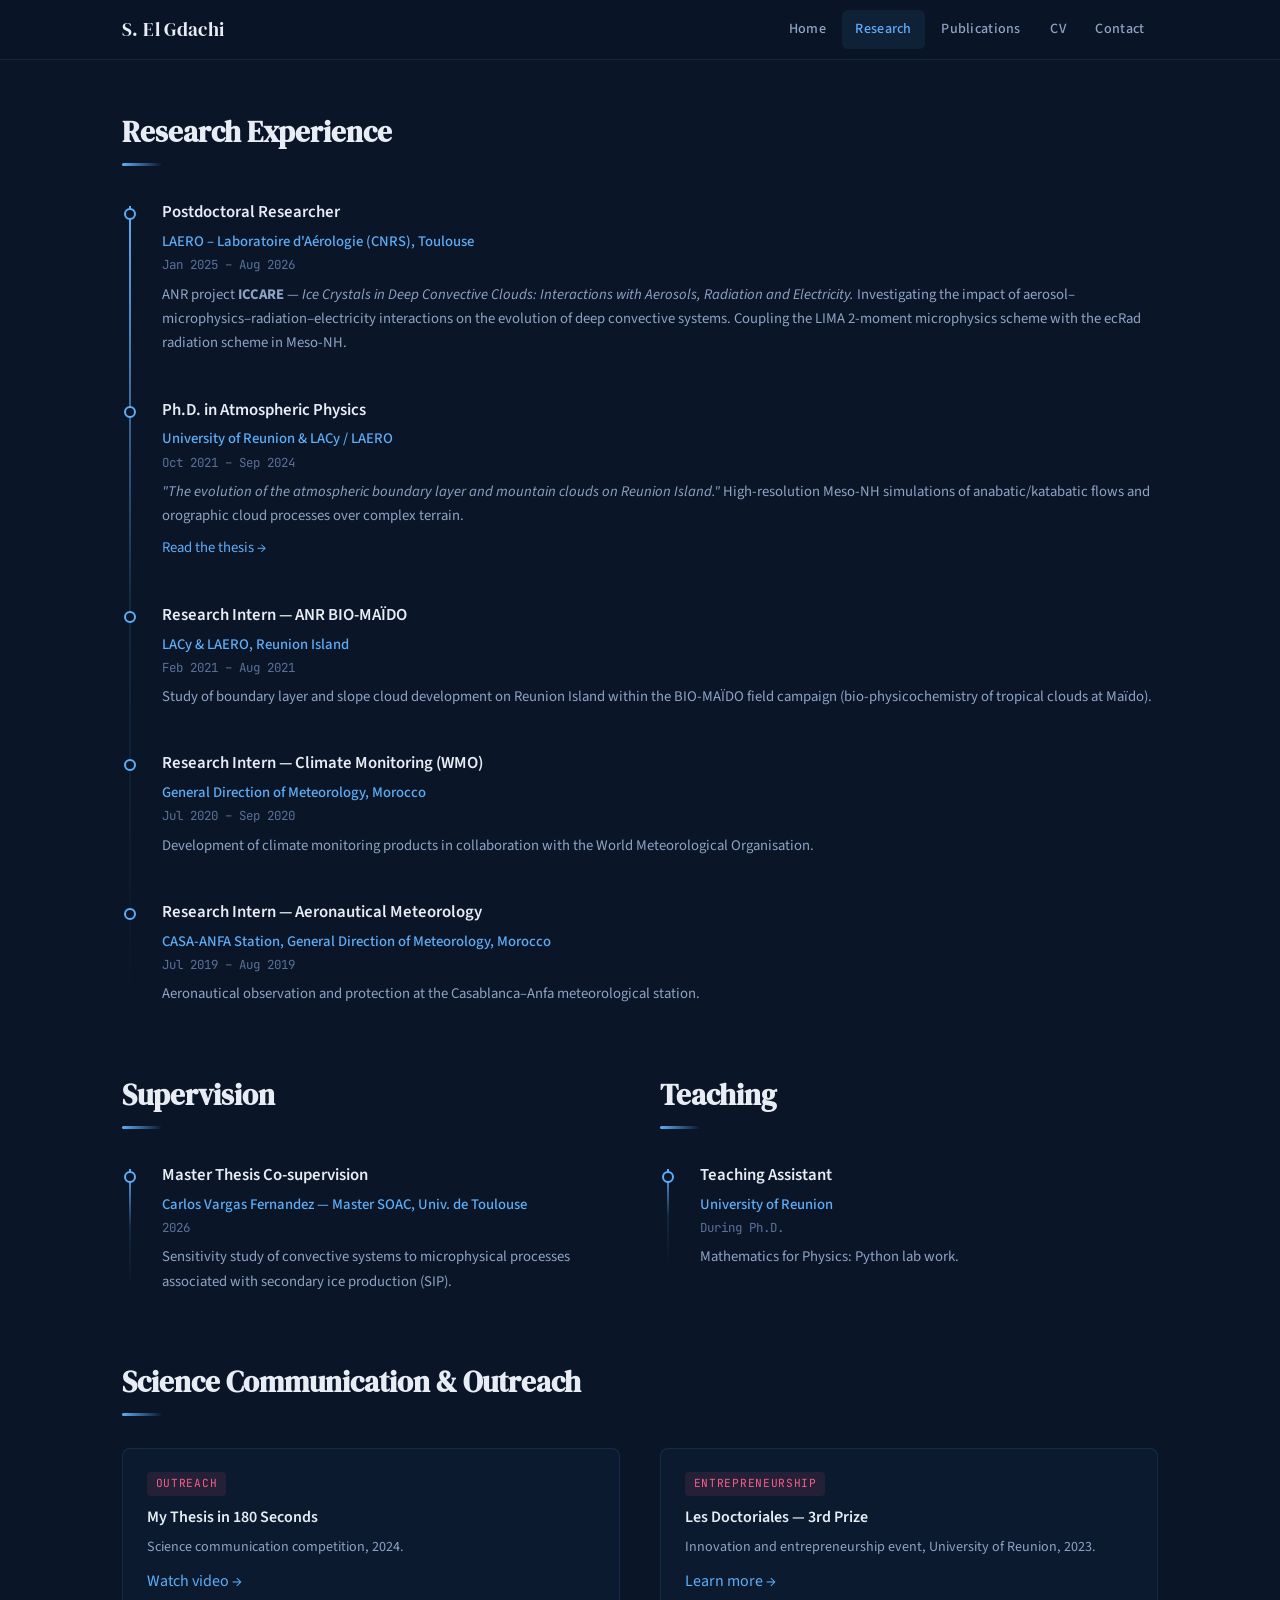
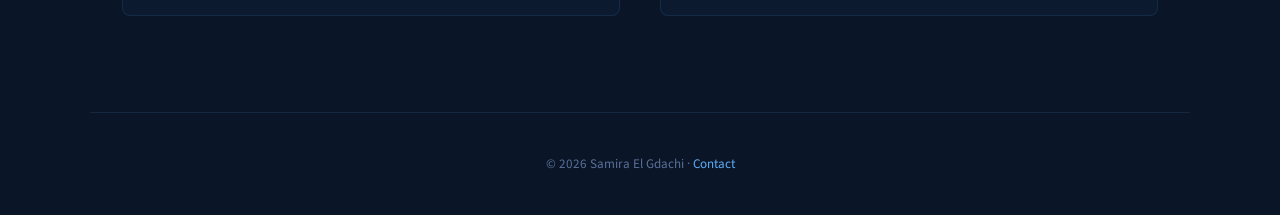
<file: research.html>
<!DOCTYPE html>
<html lang="en">
<head>
  <meta charset="utf-8">
  <meta name="viewport" content="width=device-width, initial-scale=1">
  <title>Research — Samira El Gdachi</title>
  <meta name="description" content="Research experience of Samira El Gdachi: postdoc, PhD, internships, supervision, teaching, outreach.">
  <meta name="theme-color" content="#0a1628">
  <link rel="icon" href="favicon.ico" sizes="any">
  <link rel="stylesheet" href="style.css">
</head>
<body>

<nav class="site-nav">
  <div class="nav-inner">
    <a class="nav-logo" href="index.html">S. El Gdachi</a>
    <button class="hamburger" onclick="document.querySelector('.nav-links').classList.toggle('open')" aria-label="Menu">
      <svg width="22" height="22" fill="none" stroke="currentColor" stroke-width="2"><path d="M3 6h16M3 11h16M3 16h16"/></svg>
    </button>
    <div class="nav-links">
      <a href="index.html">Home</a>
      <a href="research.html" class="active">Research</a>
      <a href="publications.html">Publications</a>
      <a href="cv.html">CV</a>
      <a href="contact.html">Contact</a>
    </div>
  </div>
</nav>

<div class="page">

  <section class="fade-in" style="margin-bottom:4rem;">
    <h2 class="section-title">Research Experience</h2>
    <hr class="section-divider">
    <div class="timeline">

      <div class="timeline-item">
        <h3>Postdoctoral Researcher</h3>
        <div class="org">LAERO – Laboratoire d'Aérologie (CNRS), Toulouse</div>
        <div class="dates">Jan 2025 – Aug 2026</div>
        <p>ANR project <strong>ICCARE</strong> — <em>Ice Crystals in Deep Convective Clouds: Interactions with Aerosols, Radiation and Electricity.</em> Investigating the impact of aerosol–microphysics–radiation–electricity interactions on the evolution of deep convective systems. Coupling the LIMA 2-moment microphysics scheme with the ecRad radiation scheme in Meso-NH.</p>
      </div>

      <div class="timeline-item">
        <h3>Ph.D. in Atmospheric Physics</h3>
        <div class="org">University of Reunion &amp; LACy / LAERO</div>
        <div class="dates">Oct 2021 – Sep 2024</div>
        <p><em>"The evolution of the atmospheric boundary layer and mountain clouds on Reunion Island."</em> High-resolution Meso-NH simulations of anabatic/katabatic flows and orographic cloud processes over complex terrain.</p>
        <p style="margin-top:0.5rem;"><a href="https://theses.hal.science/tel-05122318v1" target="_blank" rel="noopener">Read the thesis →</a></p>
      </div>

      <div class="timeline-item">
        <h3>Research Intern — ANR BIO-MAÏDO</h3>
        <div class="org">LACy &amp; LAERO, Reunion Island</div>
        <div class="dates">Feb 2021 – Aug 2021</div>
        <p>Study of boundary layer and slope cloud development on Reunion Island within the BIO-MAÏDO field campaign (bio-physicochemistry of tropical clouds at Maïdo).</p>
      </div>

      <div class="timeline-item">
        <h3>Research Intern — Climate Monitoring (WMO)</h3>
        <div class="org">General Direction of Meteorology, Morocco</div>
        <div class="dates">Jul 2020 – Sep 2020</div>
        <p>Development of climate monitoring products in collaboration with the World Meteorological Organisation.</p>
      </div>

      <div class="timeline-item">
        <h3>Research Intern — Aeronautical Meteorology</h3>
        <div class="org">CASA-ANFA Station, General Direction of Meteorology, Morocco</div>
        <div class="dates">Jul 2019 – Aug 2019</div>
        <p>Aeronautical observation and protection at the Casablanca–Anfa meteorological station.</p>
      </div>

    </div>
  </section>

  <section class="fade-in" style="margin-bottom:4rem;">
    <div class="grid-2">
      <div>
        <h2 class="section-title">Supervision</h2>
        <hr class="section-divider">
        <div class="timeline">
          <div class="timeline-item">
            <h3>Master Thesis Co-supervision</h3>
            <div class="org">Carlos Vargas Fernandez — Master SOAC, Univ. de Toulouse</div>
            <div class="dates">2026</div>
            <p>Sensitivity study of convective systems to microphysical processes associated with secondary ice production (SIP).</p>
          </div>
        </div>
      </div>
      <div>
        <h2 class="section-title">Teaching</h2>
        <hr class="section-divider">
        <div class="timeline">
          <div class="timeline-item">
            <h3>Teaching Assistant</h3>
            <div class="org">University of Reunion</div>
            <div class="dates">During Ph.D.</div>
            <p>Mathematics for Physics: Python lab work.</p>
          </div>
        </div>
      </div>
    </div>
  </section>

  <section class="fade-in">
    <h2 class="section-title">Science Communication &amp; Outreach</h2>
    <hr class="section-divider">
    <div class="grid-2">
      <div class="card">
        <span class="tag tag-outreach">Outreach</span>
        <h3 style="font-size:1rem;font-weight:600;margin-bottom:0.3rem;">My Thesis in 180 Seconds</h3>
        <p style="font-size:0.88rem;color:var(--text-secondary);margin-bottom:0.5rem;">Science communication competition, 2024.</p>
        <a href="https://youtu.be/uszlqa5Jbrc?list=PLJnvUWYNCYAYeB9vXrfGVdlcdfGOtFHAj" target="_blank" rel="noopener">Watch video →</a>
      </div>
      <div class="card">
        <span class="tag tag-outreach">Entrepreneurship</span>
        <h3 style="font-size:1rem;font-weight:600;margin-bottom:0.3rem;">Les Doctoriales — 3rd Prize</h3>
        <p style="font-size:0.88rem;color:var(--text-secondary);margin-bottom:0.5rem;">Innovation and entrepreneurship event, University of Reunion, 2023.</p>
        <a href="https://www.univ-reunion.fr/pages/vie-etudiante/les-doctoriales-96-heures-pour-entreprendre/" target="_blank" rel="noopener">Learn more →</a>
      </div>
    </div>
  </section>

</div>

<footer class="site-footer">
  <p>&copy; 2026 Samira El Gdachi &middot; <a href="contact.html">Contact</a></p>
</footer>

<script>
const obs = new IntersectionObserver(es => es.forEach(e => { if(e.isIntersecting) e.target.classList.add('visible'); }), {threshold:0.08});
document.querySelectorAll('.fade-in').forEach(el => obs.observe(el));
</script>
</body>
</html>
</file>
<file: style.css>
/* ══════════════════════════════════════════
   Samira El Gdachi — Academic Portfolio
   Shared Stylesheet
   ══════════════════════════════════════════ */

@import url('https://fonts.googleapis.com/css2?family=DM+Serif+Display:ital@0;1&family=Source+Sans+3:ital,wght@0,300;0,400;0,500;0,600;0,700;1,300;1,400&family=JetBrains+Mono:wght@400;500&display=swap');

*, *::before, *::after { margin: 0; padding: 0; box-sizing: border-box; }

:root {
  --bg-deep: #0a1628;
  --bg-card: #0f1f38;
  --bg-card-hover: #142849;
  --bg-surface: #0d1a30;
  --text-primary: #e8edf5;
  --text-secondary: #8fa3c4;
  --text-muted: #5a7099;
  --accent: #5eadf7;
  --accent-warm: #f7a35e;
  --accent-green: #5ef7a3;
  --accent-rose: #f75e8a;
  --border: rgba(94, 173, 247, 0.12);
  --border-hover: rgba(94, 173, 247, 0.25);
  --font-display: 'DM Serif Display', Georgia, serif;
  --font-body: 'Source Sans 3', -apple-system, sans-serif;
  --font-mono: 'JetBrains Mono', monospace;
  --radius: 12px;
  --radius-sm: 8px;
  --shadow: 0 4px 24px rgba(0, 0, 0, 0.3);
  --max-w: 1100px;
  --nav-h: 60px;
}

html { scroll-behavior: smooth; }

body {
  font-family: var(--font-body);
  background: var(--bg-deep);
  color: var(--text-primary);
  line-height: 1.7;
  font-size: 16px;
  -webkit-font-smoothing: antialiased;
  min-height: 100vh;
}

a { color: var(--accent); text-decoration: none; transition: color 0.2s; }
a:hover { color: #8fc8fa; }

img { max-width: 100%; height: auto; }

/* ── Navigation ── */
.site-nav {
  position: fixed; top: 0; left: 0; right: 0; z-index: 1000;
  background: rgba(10, 22, 40, 0.92);
  backdrop-filter: blur(24px);
  -webkit-backdrop-filter: blur(24px);
  border-bottom: 1px solid var(--border);
  height: var(--nav-h);
}
.nav-inner {
  max-width: var(--max-w);
  margin: 0 auto;
  padding: 0 2rem;
  display: flex;
  align-items: center;
  justify-content: space-between;
  height: 100%;
}
.nav-logo {
  font-family: var(--font-display);
  font-size: 1.2rem;
  color: var(--text-primary) !important;
  letter-spacing: 0.02em;
  white-space: nowrap;
}
.nav-links {
  display: flex;
  gap: 0.15rem;
  list-style: none;
}
.nav-links a {
  color: var(--text-secondary) !important;
  font-size: 0.88rem;
  font-weight: 500;
  padding: 0.45rem 0.85rem;
  border-radius: 6px;
  transition: color 0.2s, background 0.2s;
  letter-spacing: 0.02em;
}
.nav-links a:hover,
.nav-links a.active {
  color: var(--accent) !important;
  background: rgba(94,173,247,0.08);
}
.hamburger {
  display: none;
  background: none;
  border: none;
  color: var(--text-secondary);
  cursor: pointer;
  padding: 0.5rem;
  line-height: 0;
}

/* ── Page container ── */
.page {
  max-width: var(--max-w);
  margin: 0 auto;
  padding: calc(var(--nav-h) + 3rem) 2rem 4rem;
}

/* ── Section styles ── */
.section-title {
  font-family: var(--font-display);
  font-size: 1.8rem;
  margin-bottom: 0.4rem;
  color: var(--text-primary);
}
.section-divider {
  width: 40px; height: 3px;
  background: linear-gradient(90deg, var(--accent), transparent);
  border: none;
  margin-bottom: 2rem;
  border-radius: 2px;
}

/* ── Timeline ── */
.timeline { position: relative; }
.timeline::before {
  content: '';
  position: absolute;
  left: 7px; top: 8px; bottom: 8px;
  width: 2px;
  background: linear-gradient(180deg, var(--accent), var(--border), transparent);
}
.timeline-item {
  position: relative;
  padding-left: 2.5rem;
  margin-bottom: 2.5rem;
}
.timeline-item:last-child { margin-bottom: 0; }
.timeline-item::before {
  content: '';
  position: absolute;
  left: 2px; top: 10px;
  width: 12px; height: 12px;
  background: var(--bg-deep);
  border: 2px solid var(--accent);
  border-radius: 50%;
}
.timeline-item h3 {
  font-family: var(--font-body);
  font-size: 1.05rem;
  font-weight: 600;
  color: var(--text-primary);
  margin-bottom: 0.15rem;
}
.timeline-item .org {
  color: var(--accent);
  font-size: 0.92rem;
  font-weight: 500;
}
.timeline-item .dates {
  font-family: var(--font-mono);
  font-size: 0.78rem;
  color: var(--text-muted);
  margin-bottom: 0.45rem;
}
.timeline-item p {
  color: var(--text-secondary);
  font-size: 0.92rem;
  line-height: 1.65;
}

/* ── Cards ── */
.card {
  padding: 1.25rem 1.5rem;
  border: 1px solid var(--border);
  border-radius: var(--radius-sm);
  background: rgba(15, 31, 56, 0.45);
  transition: border-color 0.25s, background 0.25s, transform 0.25s;
}
.card:hover {
  border-color: var(--border-hover);
  background: var(--bg-card);
  transform: translateY(-2px);
}

/* ── Tags ── */
.tag {
  display: inline-block;
  font-family: var(--font-mono);
  font-size: 0.7rem;
  padding: 0.15rem 0.55rem;
  border-radius: 4px;
  text-transform: uppercase;
  letter-spacing: 0.06em;
  margin-bottom: 0.5rem;
}
.tag-article { color: var(--accent); background: rgba(94,173,247,0.1); }
.tag-prep { color: var(--accent-warm); background: rgba(247,163,94,0.1); }
.tag-conf { color: var(--accent-green); background: rgba(94,247,163,0.1); }
.tag-outreach { color: var(--accent-rose); background: rgba(247,94,138,0.1); }

/* ── Grids ── */
.grid-2 {
  display: grid;
  grid-template-columns: 1fr 1fr;
  gap: 2.5rem;
}
.grid-3 {
  display: grid;
  grid-template-columns: repeat(auto-fill, minmax(300px, 1fr));
  gap: 1rem;
}

/* ── Awards row ── */
.award-row {
  display: flex;
  gap: 1rem;
  align-items: flex-start;
  padding: 1rem 0;
  border-bottom: 1px solid var(--border);
}
.award-row:last-child { border-bottom: none; }
.award-year {
  font-family: var(--font-mono);
  font-size: 0.8rem;
  color: var(--accent-warm);
  min-width: 105px;
  flex-shrink: 0;
  padding-top: 2px;
}
.award-body h3 {
  font-size: 0.95rem;
  font-weight: 600;
  color: var(--text-primary);
  margin-bottom: 0.15rem;
}
.award-body p {
  font-size: 0.85rem;
  color: var(--text-secondary);
}

/* ── Footer ── */
.site-footer {
  text-align: center;
  padding: 2.5rem 2rem;
  color: var(--text-muted);
  font-size: 0.82rem;
  border-top: 1px solid var(--border);
  max-width: var(--max-w);
  margin: 2rem auto 0;
}

/* ── Animations ── */
.fade-in {
  opacity: 0;
  transform: translateY(18px);
  transition: opacity 0.55s ease-out, transform 0.55s ease-out;
}
.fade-in.visible {
  opacity: 1;
  transform: translateY(0);
}

/* ── Video embed ── */
.video-wrapper {
  position: relative;
  width: 100%;
  padding-bottom: 56.25%;
  border-radius: var(--radius);
  overflow: hidden;
  border: 1px solid var(--border);
  box-shadow: 0 8px 40px rgba(0,0,0,0.4);
}
.video-wrapper iframe {
  position: absolute;
  top: 0; left: 0;
  width: 100%; height: 100%;
  border: none;
}

/* ── Responsive ── */
@media (max-width: 768px) {
  .nav-links {
    display: none;
    flex-direction: column;
    position: absolute;
    top: var(--nav-h);
    left: 0; right: 0;
    background: rgba(10, 22, 40, 0.97);
    padding: 0.75rem 1rem;
    border-bottom: 1px solid var(--border);
  }
  .nav-links.open { display: flex; }
  .hamburger { display: block; }
  .grid-2 { grid-template-columns: 1fr; }
  .grid-3 { grid-template-columns: 1fr; }
  .page { padding: calc(var(--nav-h) + 2rem) 1.25rem 3rem; }
  .hero-grid { grid-template-columns: 1fr !important; text-align: center; }
  .hero-avatar { margin: 0 auto; }
  .hero-meta { justify-content: center; }
  .award-row { flex-direction: column; gap: 0.25rem; }
  .award-year { min-width: auto; }
}
</file>
